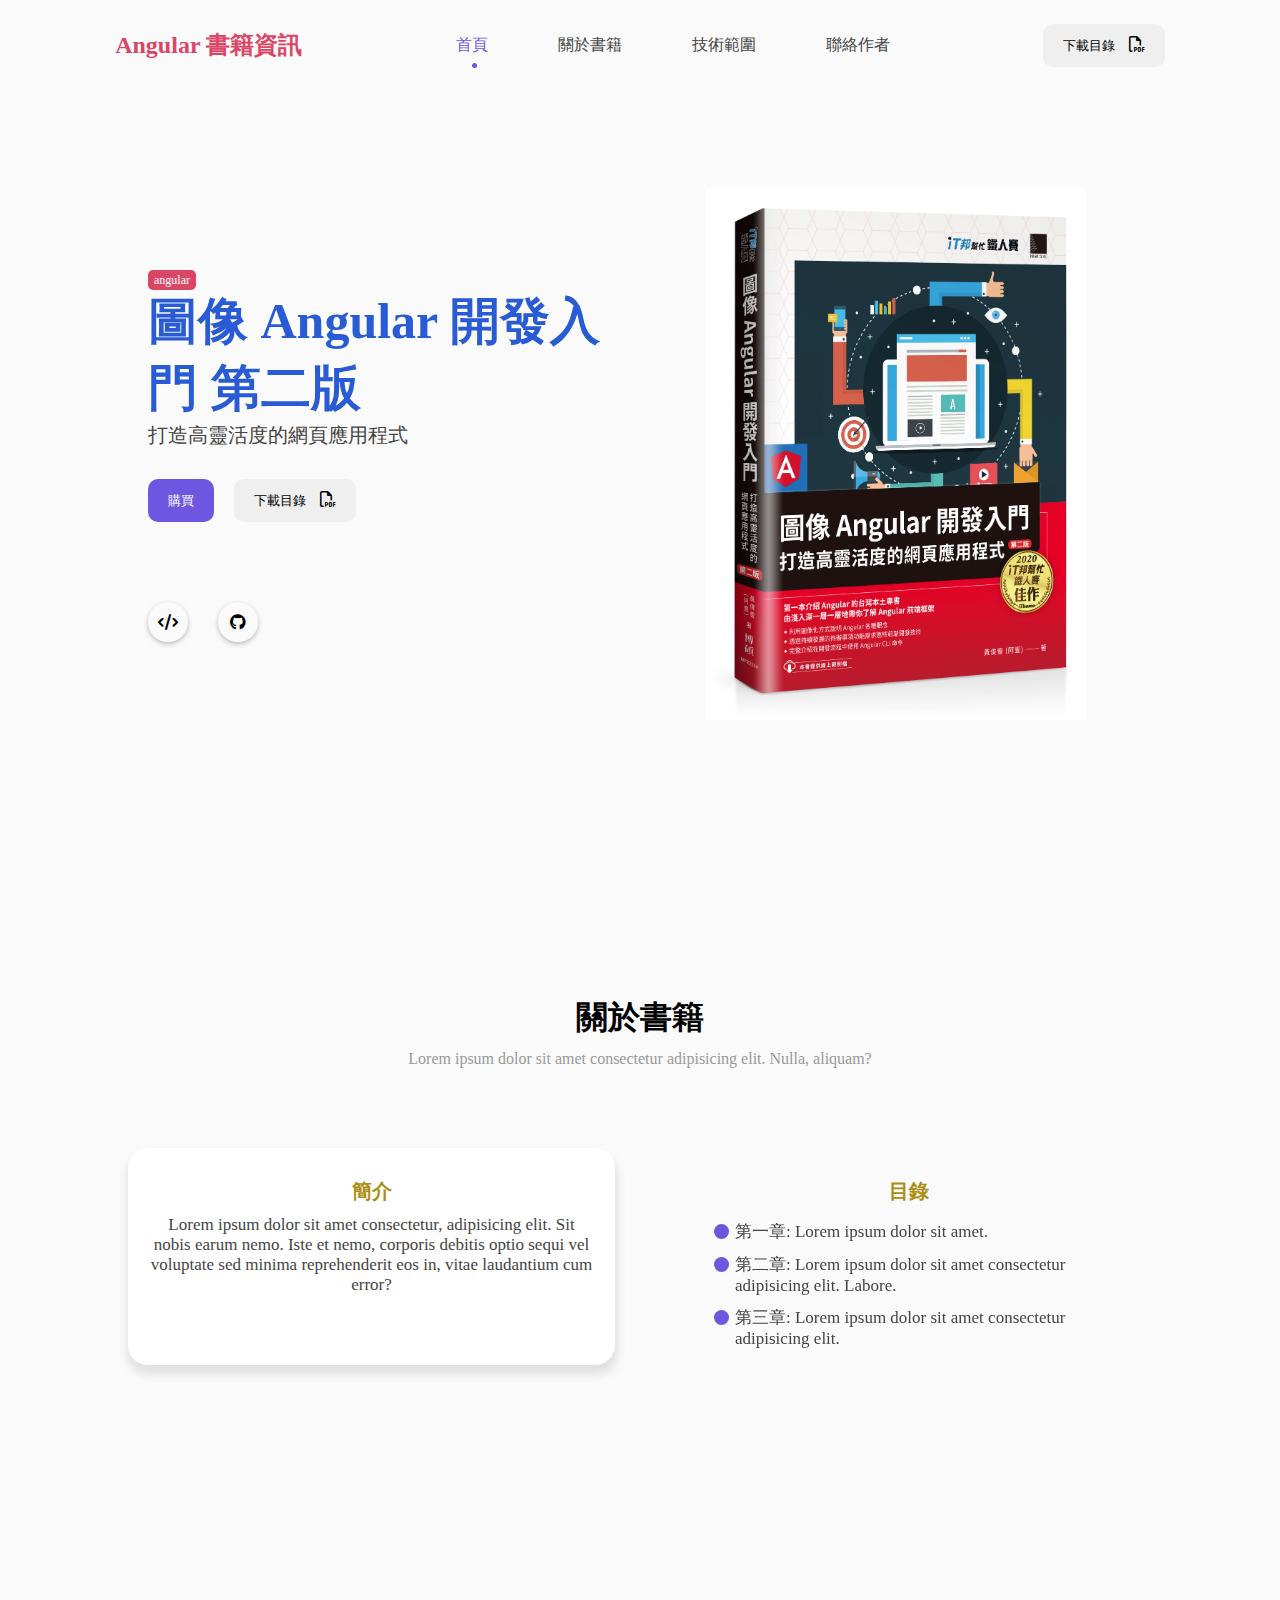
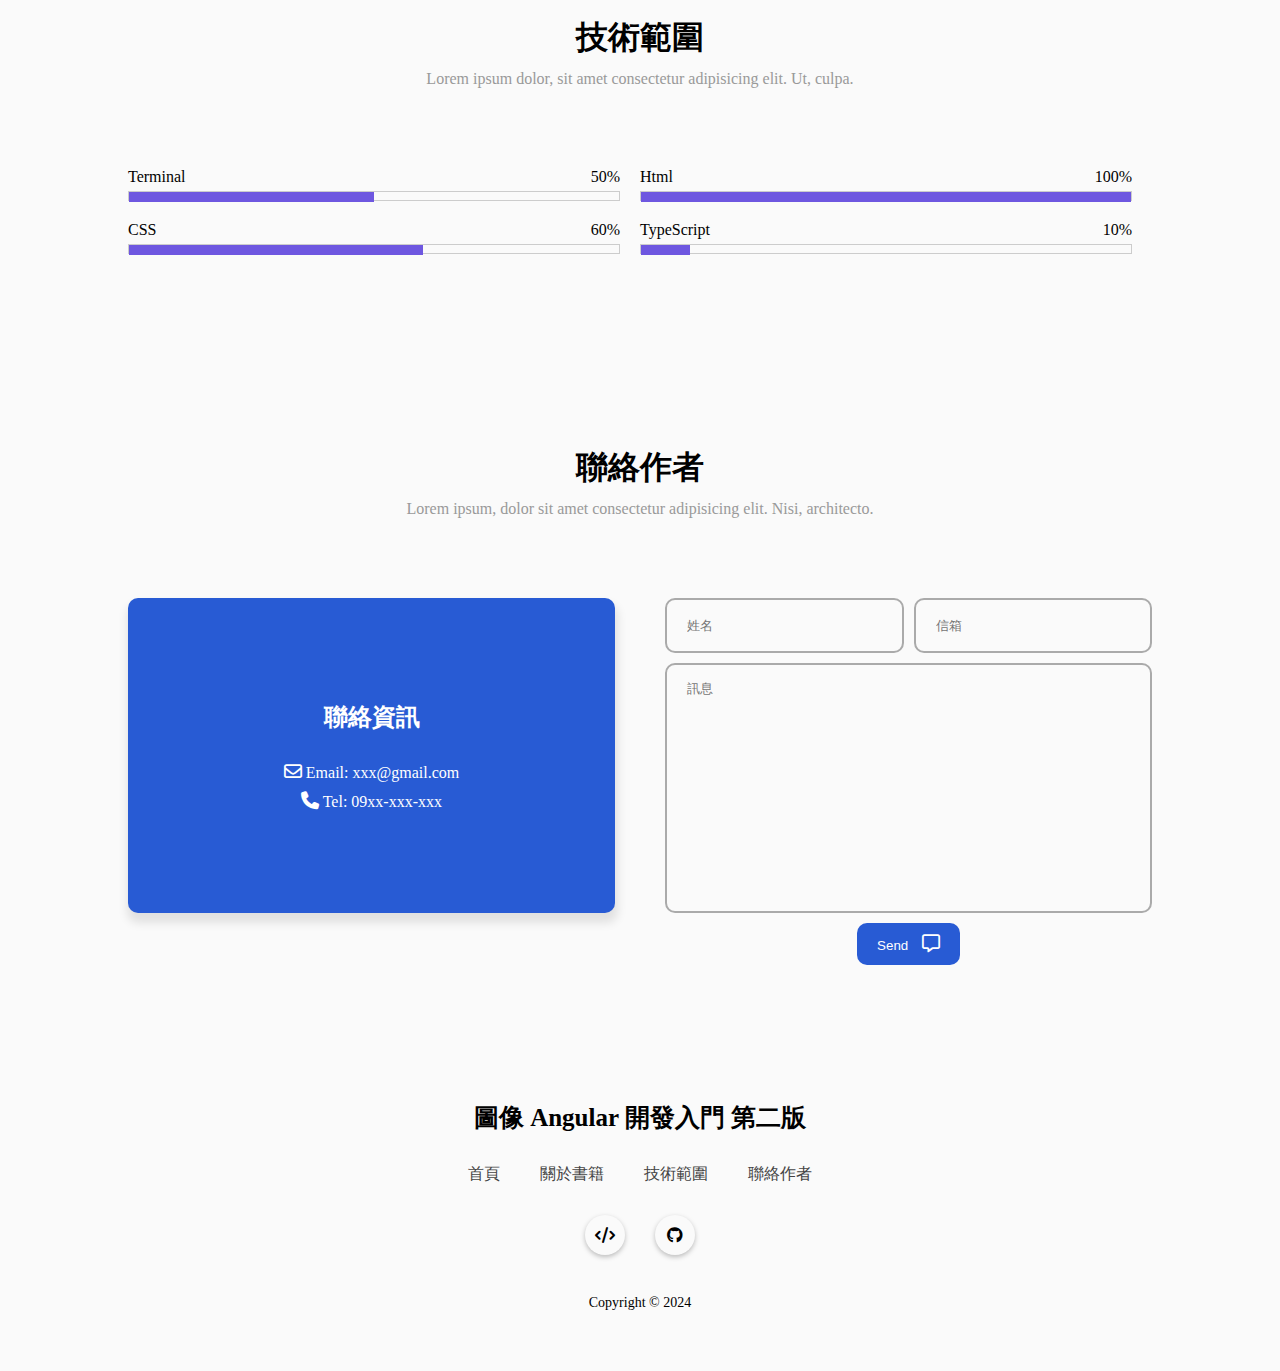
<file: src/index.html>
<!DOCTYPE html>
<html lang="en">
  <head>
    <meta charset="UTF-8" />
    <meta name="viewport" content="width=device-width, initial-scale=1.0" />
    <link rel="stylesheet" href="./style.min.css" />
    <link rel="stylesheet" href="https://cdnjs.cloudflare.com/ajax/libs/font-awesome/6.6.0/css/all.min.css" />
    <title>Angular 書籍資訊</title>
  </head>
  <body>
    <div class="container">
      <nav id="header">
        <div class="nav-logo">Angular 書籍資訊</div>
        <ul class="nav-menu">
          <li class="nav-item">
            <a href="#home" class="nav-link active-link">首頁</a>
          </li>
          <li class="nav-item">
            <a href="#book" class="nav-link">關於書籍</a>
          </li>
          <li class="nav-item">
            <a href="#skill" class="nav-link">技術範圍</a>
          </li>
          <li class="nav-item">
            <a href="#contact" class="nav-link">聯絡作者</a>
          </li>
        </ul>
        <div>
          <button class="btn">下載目錄 <i class="fa-regular fa-file-pdf"></i></button>
        </div>
      </nav>
      <main class="wrapper">
        <section id="home" class="home-box">
          <div class="home-text">
            <div class="tag"><span>angular</span></div>
            <div class="name">圖像 Angular 開發入門 第二版</div>
            <div class="subtitle">打造高靈活度的網頁應用程式</div>
            <div class="text-btn">
              <button type="button" class="btn blue-btn">購買</button>
              <button class="btn">下載目錄 <i class="fa-regular fa-file-pdf"></i></button>
            </div>
            <div class="icons">
              <div class="icon"><i class="fa-solid fa-code"></i></div>
              <div class="icon"><i class="fa-brands fa-github"></i></div>
            </div>
          </div>
          <div class="home-image">
            <div class="image">
              <img src="./assets/images/angular.jpg" alt="angular" />
            </div>
          </div>
        </section>
        <section id="book" class="section">
          <div class="top-header">
            <h1>關於書籍</h1>
            <span>Lorem ipsum dolor sit amet consectetur adipisicing elit. Nulla, aliquam?</span>
          </div>
          <div class="about-container">
            <div class="introduce">
              <div class="card">
                <h3>簡介</h3>
                <div>
                  Lorem ipsum dolor sit amet consectetur, adipisicing elit. Sit nobis earum nemo. Iste et nemo, corporis debitis optio sequi
                  vel voluptate sed minima reprehenderit eos in, vitae laudantium cum error?
                </div>
              </div>
            </div>
            <div class="contents">
              <div class="list">
                <h3>目錄</h3>
                <div class="items">第一章: Lorem ipsum dolor sit amet.</div>
                <div class="items">第二章: Lorem ipsum dolor sit amet consectetur adipisicing elit. Labore.</div>
                <div class="items">第三章: Lorem ipsum dolor sit amet consectetur adipisicing elit.</div>
              </div>
            </div>
          </div>
        </section>
        <section id="skill" class="section">
          <div class="top-header">
            <h1>技術範圍</h1>
            <span>Lorem ipsum dolor, sit amet consectetur adipisicing elit. Ut, culpa.</span>
          </div>
          <div class="skill-container">
            <div class="skill-item">
              <span class="skill">
                <span>Terminal</span>
                <span>50%</span>
              </span>
              <div class="progress-bar-wrap">
                <div class="progress-bar" style="width: 50%"></div>
              </div>
            </div>
            <div class="skill-item">
              <span class="skill">
                <span>Html</span>
                <span>100%</span>
              </span>
              <div class="progress-bar-wrap">
                <div class="progress-bar" style="width: 100%"></div>
              </div>
            </div>
            <div class="skill-item">
              <span class="skill">
                <span>CSS</span>
                <span>60%</span>
              </span>
              <div class="progress-bar-wrap">
                <div class="progress-bar" style="width: 60%"></div>
              </div>
            </div>
            <div class="skill-item">
              <span class="skill">
                <span>TypeScript</span>
                <span>10%</span>
              </span>
              <div class="progress-bar-wrap">
                <div class="progress-bar" style="width: 10%"></div>
              </div>
            </div>
          </div>
        </section>
        <section id="contact" class="section">
          <div class="top-header">
            <h1>聯絡作者</h1>
            <span>Lorem ipsum, dolor sit amet consectetur adipisicing elit. Nisi, architecto.</span>
          </div>
          <div class="contact-container">
            <div class="info">
              <div class="contact-info">
                <h2>聯絡資訊</h2>
                <div><i class="fa-regular fa-envelope"></i> Email: xxx@gmail.com</div>
                <div><i class="fa-solid fa-phone"></i> Tel: 09xx-xxx-xxx</div>
              </div>
            </div>
            <div class="form">
              <input type="text" placeholder="姓名" />
              <input type="email" placeholder="信箱" />
              <textarea placeholder="訊息"></textarea>
              <button type="button" class="btn">Send <i class="fa-regular fa-message"></i></button>
            </div>
          </div>
        </section>
      </main>
      <footer>
        <div class="top-footer">圖像 Angular 開發入門 第二版</div>
        <ul class="footer-menu">
          <li class="menu-item">
            <a href="#home">首頁</a>
          </li>
          <li class="menu-item">
            <a href="#about">關於書籍</a>
          </li>
          <li class="menu-item">
            <a href="#skill">技術範圍</a>
          </li>
          <li class="menu-item">
            <a href="#contact">聯絡作者</a>
          </li>
        </ul>
        <div class="footer-icons">
          <div class="icon"><i class="fa-solid fa-code"></i></div>
          <div class="icon"><i class="fa-brands fa-github"></i></div>
        </div>
        <div class="bottom-footer">Copyright &copy; 2024</div>
      </footer>
    </div>
    <script src="./main.js"></script>
  </body>
</html>
</file>
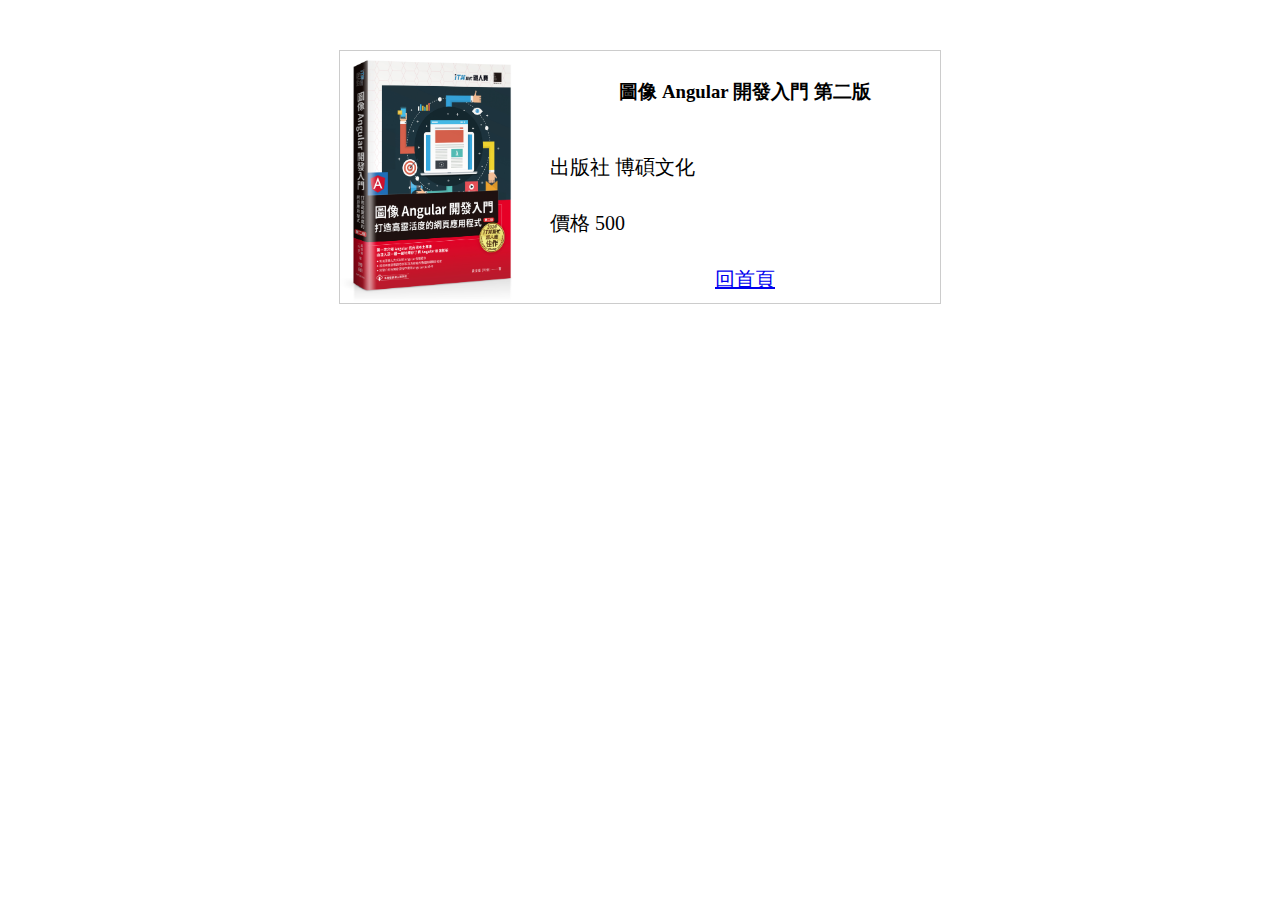
<file: src/angular.html>
<!DOCTYPE html>
<html lang="en">
<head>
    <meta charset="UTF-8">
    <meta name="viewport" content="width=device-width, initial-scale=1.0">
    <title>圖像 Angular 開發入門 第二版</title>
    <link rel="stylesheet" href="./angular.min.css">
</head>
<body>
    <section class="container">
        <img src="./assets/images/angular.jpg" alt="angular" width="180">
        <h3>圖像 Angular 開發入門 第二版</h3>
        <div class="column">
            <label>出版社</label>
            <span>博碩文化</span>
        </div>
        <div class="column">
            <label>價格</label>
            <span>500</span>
        </div>
        <div class="toolbar">
            <a href="./index.html">回首頁</a>
        </div>
    </section>
</body>
</html>
</file>
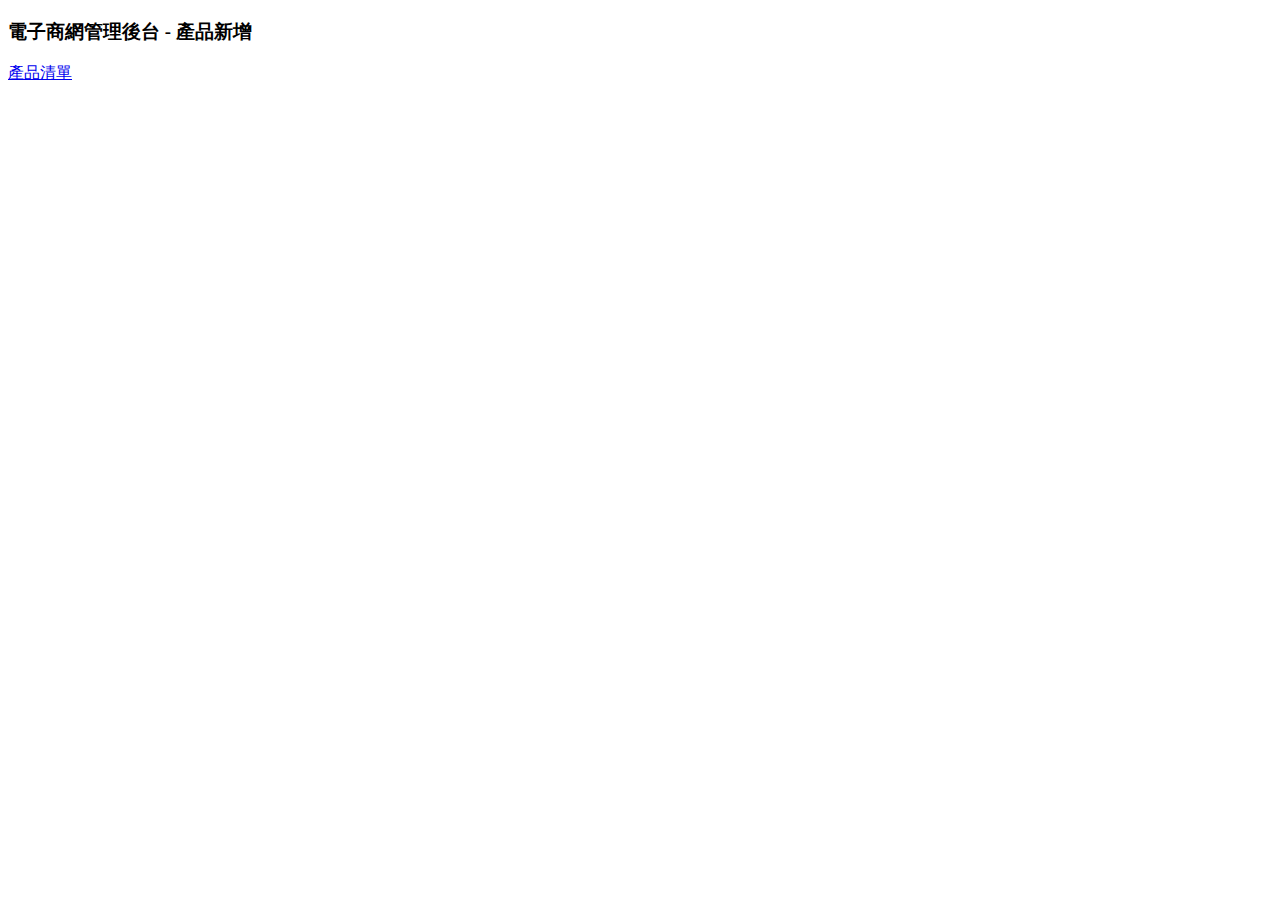
<file: src/form.html>
<!DOCTYPE html>
<html lang="en">
  <head>
    <meta charset="UTF-8" />
    <meta name="viewport" content="width=device-width, initial-scale=1.0" />
    <title>電子商網管理後台</title>
  </head>
  <body>
    <header>
      <h3>電子商網管理後台 - 產品新增</h3>
    </header>
    <nav>
      <a href="./index.html">產品清單</a>
    </nav>
  </body>
</html>
</file>
<file: src/style.min.css>
nav{background-color:var(--body-color);position:fixed;width:100%;height:90px;line-height:90px;padding-inline:9vw;display:flex;justify-content:space-between}nav .nav-logo{font-size:24px;font-weight:600;color:var(--logo-color)}nav ul{display:flex;list-style:none}nav ul .nav-link{text-decoration:none;color:var(--text-color);font-weight:500;padding-inline:15px;margin-inline:20px}nav ul .active-link{position:relative;color:var(--first-color)}nav ul .active-link::after{position:absolute;content:"";width:5px;height:5px;background-color:var(--first-color);left:50%;bottom:-15px;border-radius:50%}.btn{font-weight:500;padding:12px 20px;background-color:#efefef;border:none;border-radius:10px;cursor:pointer}.btn:hover{background-color:var(--second-color);color:var(--white-color)}.btn>i{margin-left:10px}.home-text{padding-left:20px;min-height:80vh;width:50%;display:flex;flex-direction:column;justify-content:center}.home-text .tag>span{background-color:var(--logo-color);color:var(--white-color);padding:3px 6px;font-size:12px;border-radius:5px}.home-text .name{font-size:50px;font-weight:600;color:var(--third-color)}.home-text .subtitle{font-size:20px;margin-bottom:30px;color:var(--text-color)}.home-text .text-btn{display:flex;gap:20px}.home-text .text-btn>.blue-btn{background-color:var(--first-color);color:var(--white-color)}.home-text .text-btn>.blue-btn:hover{background-color:var(--first-color-hover)}.home-text .icons{display:flex;margin-top:5em;gap:30px}.home-image{display:flex;justify-content:right;align-items:center;width:50%;min-height:80vh}.home-image .image{width:380px;margin:0 auto;overflow:hidden}.home-image .image img{width:380px}.about-container{display:flex;justify-content:space-between;width:100%;gap:50px}.about-container .introduce,.about-container .contents{width:50%}.about-container h3{margin-bottom:10px;font-size:20px;font-weight:600;color:var(--second-color)}.about-container .card{display:flex;align-items:center;flex-direction:column;padding:30px 20px 70px;width:100%;background-color:var(--white-color);border-radius:20px;box-shadow:1px 8px 10px 2px var(--first-shadow-color)}.about-container .card h3{margin-bottom:10px;font-size:20px;font-weight:600;color:var(--second-color)}.about-container .card div{text-align:center;font-size:17px;color:var(--text-color)}.about-container .list{display:flex;flex-direction:column;padding:30px 65px 70px;width:100%}.about-container .list h3{text-align:center}.about-container .list .items{font-size:17px;padding:5px;color:var(--text-color);position:relative}.about-container .list .items::before{box-sizing:border-box;content:"";position:absolute;top:9px;left:-16px;width:15px;height:15px;border-radius:50px;background-color:var(--first-color)}.skill-container{display:flex;width:100%;gap:20px;flex-wrap:wrap}.skill-container .skill-item{flex-basis:calc(50% - 20px);display:flex;flex-direction:column;gap:5px}.skill-container .skill-item .skill{display:flex;justify-content:space-between;align-items:center}.skill-container .skill-item .progress-bar-wrap{height:10px;border:1px solid #ccc}.skill-container .skill-item .progress-bar-wrap .progress-bar{height:10px;background-color:var(--first-color)}.contact-container{display:flex;justify-content:space-between;width:100%;gap:50px}.contact-container .info,.contact-container .form{width:50%}.contact-container .contact-info{display:flex;flex-direction:column;justify-content:center;align-items:center;padding:20px 30px;width:100%;height:315px;background-color:var(--third-color);color:var(--white-color);border-radius:10px;gap:10px;box-shadow:1px 8px 10px 2px var(--first-shadow-color)}.contact-container .contact-info>h2{margin-bottom:20px}.contact-container .contact-info i{font-size:18px}.contact-container .form{display:grid;grid-template-columns:repeat(2, 1fr);grid-template-rows:55px 250px 1fr;gap:10px}.contact-container .form input,.contact-container .form textarea{background:rgba(0,0,0,0);border:2px solid #aaa;border-radius:10px;padding:15px 20px;outline:none}.contact-container .form input{padding:15px 20px}.contact-container .form textarea{grid-column:1/3;resize:none}.contact-container .form .btn{margin:0 auto;grid-column:1/3;background-color:var(--third-color);color:var(--white-color)}.contact-container .form .btn i{font-size:18px}footer{display:flex;justify-content:center;align-items:center;flex-direction:column;row-gap:30px;padding-block:40px 60px}footer .top-footer{font-size:25px;font-weight:600}footer .footer-menu{display:flex}footer .footer-menu .menu-item{list-style:none}footer .footer-menu .menu-item a{text-decoration:none;color:var(--text-color);font-weight:500;margin-inline:20px}footer .footer-icons{display:flex;gap:30px}footer .bottom-footer{font-size:14px;margin-top:10px}:root{--body-color: rgb(250, 250, 250);--logo-color: rgb(218, 70, 102);--white-color: rgb(255, 255, 255);--text-color: rgb(68, 68, 68);--first-color: rgb(110, 87, 224);--first-color-hover: rgb(40, 91, 212);--first-shadow-color: rgba(0, 0, 0, 0.1);--second-color: rgb(170, 142, 18);--third-color: rgb(40, 91, 212)}html{scroll-behavior:smooth}body{background-color:var(--body-color)}body .container{width:100%}*{margin:0;padding:0;box-sizing:border-box}.wrapper{padding-inline:10vw}.wrapper .home-box{display:flex;padding-block:6em;height:100vh;min-height:700px}.wrapper .section{padding-block:6em}.wrapper .section .top-header{text-align:center;margin-bottom:5em}.wrapper .section .top-header h1{font-weight:600;margin-bottom:10px}.wrapper .section .top-header span{color:#999}i{font-size:16px}.icon{display:flex;justify-content:center;align-items:center;width:40px;height:40px;border-radius:50%;box-shadow:0px 2px 5px 0px rgba(0,0,0,.25);cursor:pointer}/*# sourceMappingURL=style.min.css.map */
</file>
<file: src/angular.min.css>
section.container{margin:0 auto;margin-top:50px;width:600px;border:solid 1px #ccc;display:grid;grid-template-columns:200px 1fr;gap:10px}section img{grid-row:1/5}section h3,section div.toolbar{text-align:center;align-self:center}section div.column{font-size:20px;align-self:center}section a{font-size:20px}section a:active,section a:hover,section a:focus{color:#000;text-decoration:none}/*# sourceMappingURL=angular.min.css.map */
</file>
